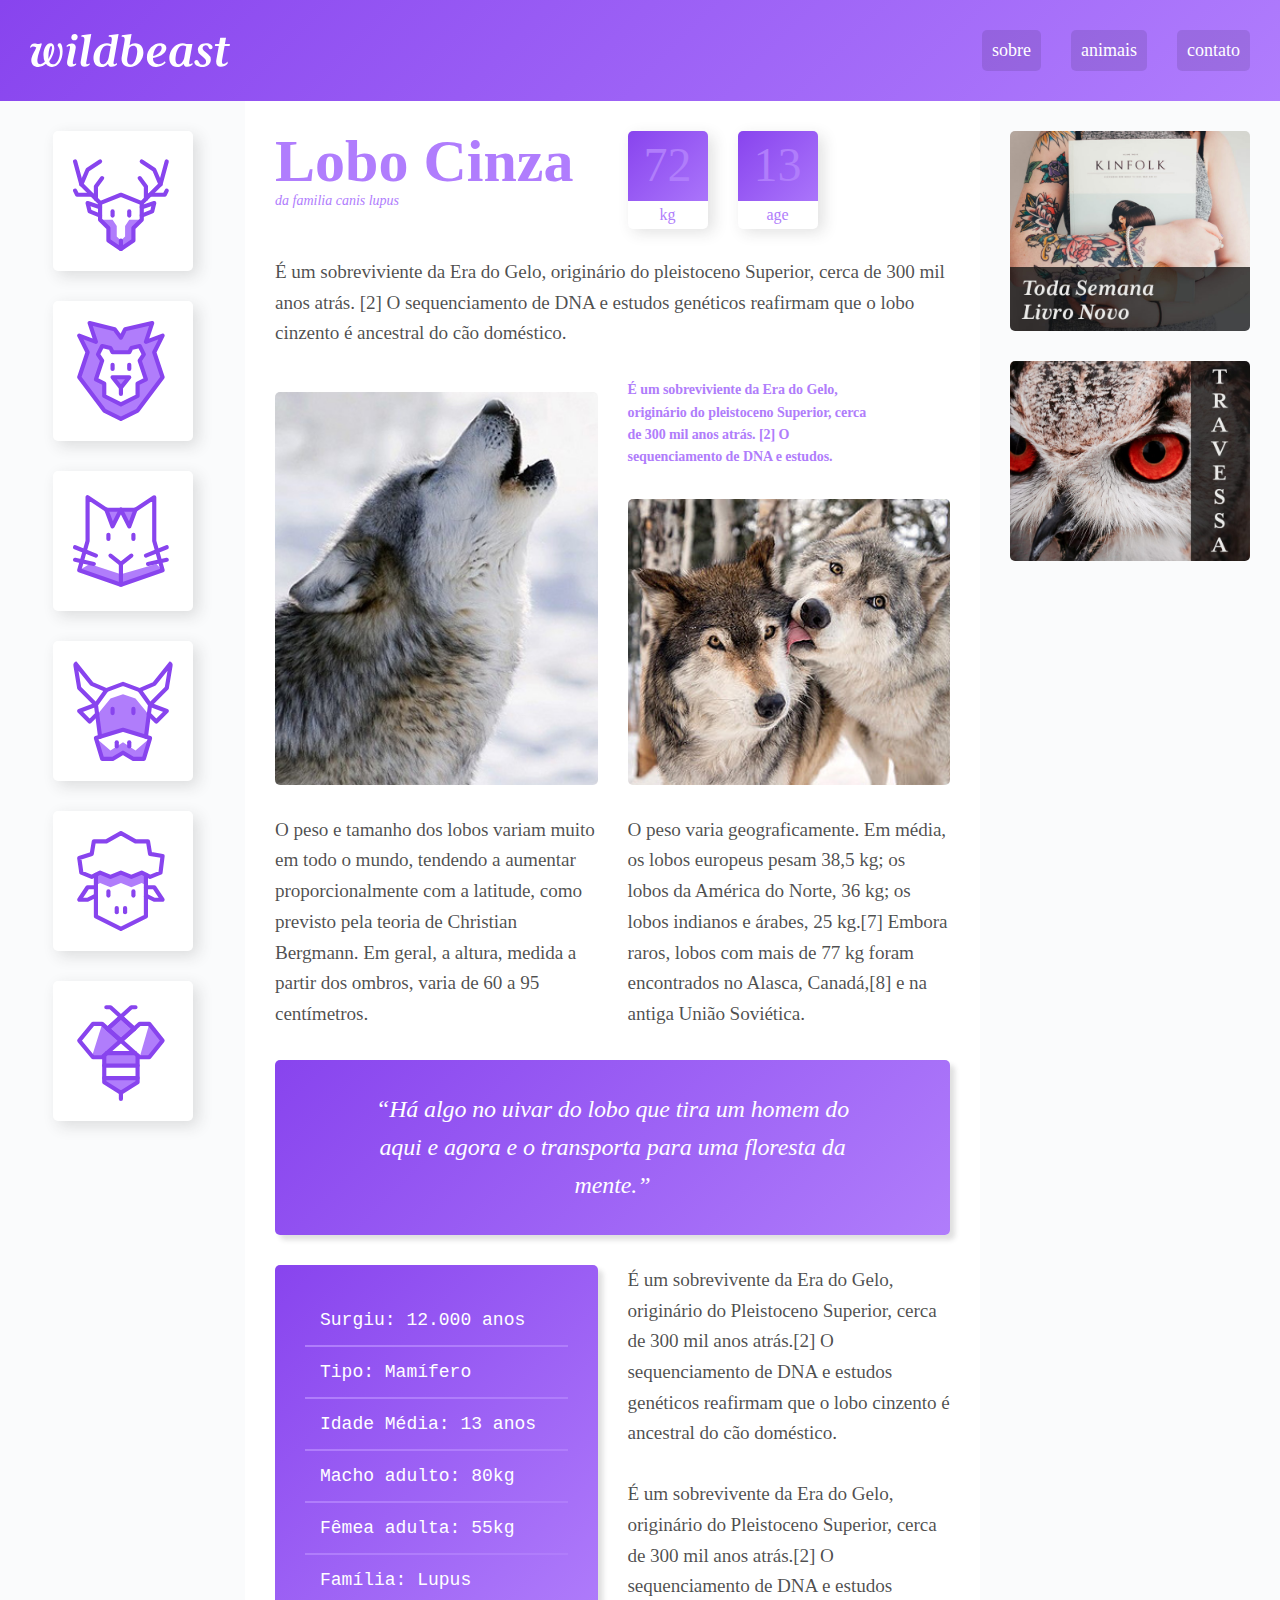
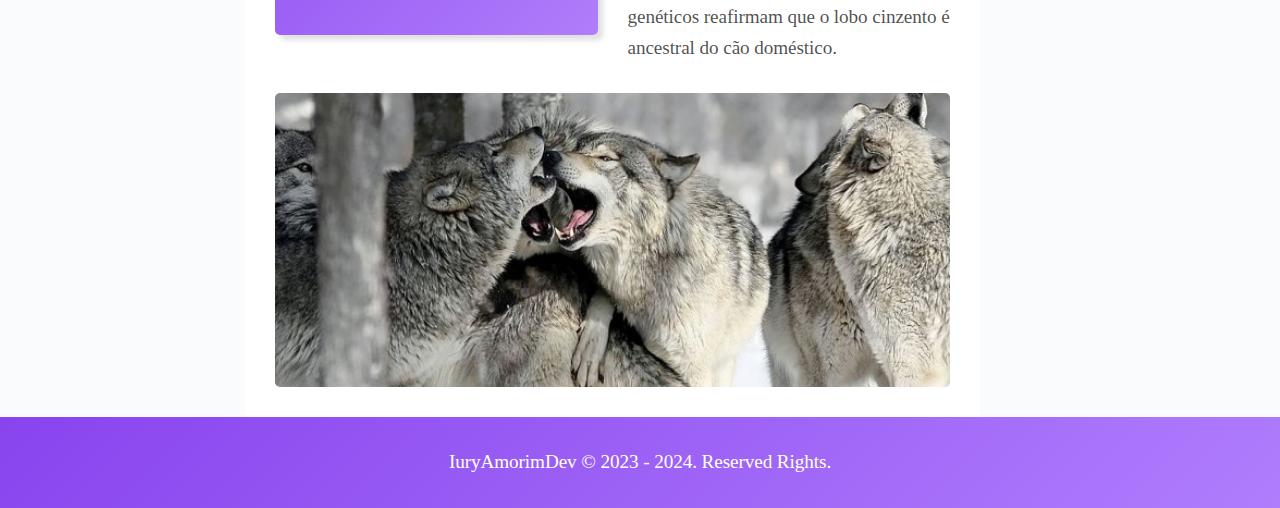
<file: index.html>
<!DOCTYPE html>
<html lang="pt-br">

<head>
  <meta charset="UTF-8">
  <meta name="viewport" content="width=device-width, initial-scale=1.0">
  <title>Wildbeast</title>
  <link rel="preconnect" href="https://fonts.googleapis.com">
  <link rel="preconnect" href="https://fonts.gstatic.com" crossorigin>
  <link href="https://fonts.googleapis.com/css2?family=Vollkorn:ital,wght@0,400..900;1,400..900&display=swap" rel="stylesheet">
  <link rel="stylesheet" href="style.css">
</head>

<body>
  <div class="estrutura">
    <header class="header">
      <a href="#" class="logo"><img src="./img/wildbeast.svg" alt="wildbeast"></a>
      <nav>
        <ul>
          <li><a href="./sobre.html">sobre</a></li>
          <li><a href="#">animais</a></li>
          <li><a href="#">contato</a></li>
        </ul>
      </nav>
    </header>

    <nav class="sidenav">
      <ul>
        <li><a href="#"><img src="./img/icones/cervo.svg" alt="cervo"></a></li>
        <li><a href="#"><img src="./img/icones/leao.svg" alt="leao"></a></li>
        <li><a href="#"><img src="./img/icones/gato.svg" alt="gato"></a></li>
        <li><a href="#"><img src="./img/icones/vaca.svg" alt="vaca"></a></li>
        <li><a href="#"><img src="./img/icones/ovelha.svg" alt="ovelha"></a></li>
        <li><a href="#"><img src="./img/icones/abelha.svg" alt="abelha"></a></li>

      </ul>
    </nav>

    <main class="content">
      <div class="titulo">
        <h1>Lobo Cinza</h1>
        <span>da familia canis lupus</span>
      </div>
      <div class="caracteristicas">
        <div class="item">
          <span class="numero">72</span>
          <span class="rotulo">kg</span>
        </div>
        <div class="item">
          <span class="numero">13</span>
          <span class="rotulo">age</span>
        </div>
      </div>

      <p class="col-wide">É um sobreviviente da Era do Gelo, originário do pleistoceno Superior, cerca de 300 mil anos atrás. [2] O sequenciamento de DNA e estudos genéticos reafirmam que o lobo cinzento é ancestral do cão doméstico.</p>
      <img class="imagem-1" src="./img/wolf1.jpg" alt="wolf 1">

      <p class="destaque">É um sobreviviente da Era do Gelo, originário do pleistoceno Superior, cerca de 300 mil anos atrás. [2] O sequenciamento de DNA e estudos.</p>

      <img class="imagem-2" src="./img/wolf2.jpg" alt="wolf 2">

      <p>O peso e tamanho dos lobos variam muito em todo o mundo, tendendo a aumentar proporcionalmente com a latitude, como previsto pela teoria de Christian Bergmann. Em geral, a altura, medida a partir dos ombros, varia de 60 a 95 centímetros.</p>

      <p>O peso varia geograficamente. Em média, os lobos europeus pesam 38,5 kg; os lobos da América do Norte, 36 kg; os lobos indianos e árabes, 25 kg.[7] Embora raros, lobos com mais de 77 kg foram encontrados no Alasca, Canadá,[8] e na antiga União Soviética.</p>

      <blockquote class="citacao col-wide">
        <p>“Há algo no uivar do lobo que tira um homem do aqui e agora e o transporta para uma floresta da mente.”</p>
      </blockquote>
      <ul class=" atributos">
        <li>Surgiu: 12.000 anos</li>
        <li>Tipo: Mamífero</li>
        <li>Idade Média: 13 anos</li>
        <li>Macho adulto: 80kg</li>
        <li>Fêmea adulta: 55kg</li>
        <li>Família: Lupus</li>
      </ul>
      <div class="informacoes">
        <p>É um sobrevivente da Era do Gelo, originário do Pleistoceno Superior, cerca de 300 mil anos atrás.[2] O sequenciamento de DNA e estudos genéticos reafirmam que o lobo cinzento é ancestral do cão doméstico.</p>
        <p>É um sobrevivente da Era do Gelo, originário do Pleistoceno Superior, cerca de 300 mil anos atrás.[2] O sequenciamento de DNA e estudos genéticos reafirmam que o lobo cinzento é ancestral do cão doméstico.</p>
      </div>

      <img class="col-wide" src="./img/wolf3.jpg" alt="wolf 3">
    </main>
    <aside class="anuncios">
      <div class="anuncio-item"><img src="./img/anuncio-1.jpg" alt="anuncio 1"></div>
      <div class="anuncio-item"><img src="./img/anuncio-2.jpg" alt="anuncio 2"></div>
    </aside>
    <footer class="footer">
      <p>IuryAmorimDev © 2023 - 2024. Reserved Rights.</p>
    </footer>
  </div>
</body>

</html>
</file>
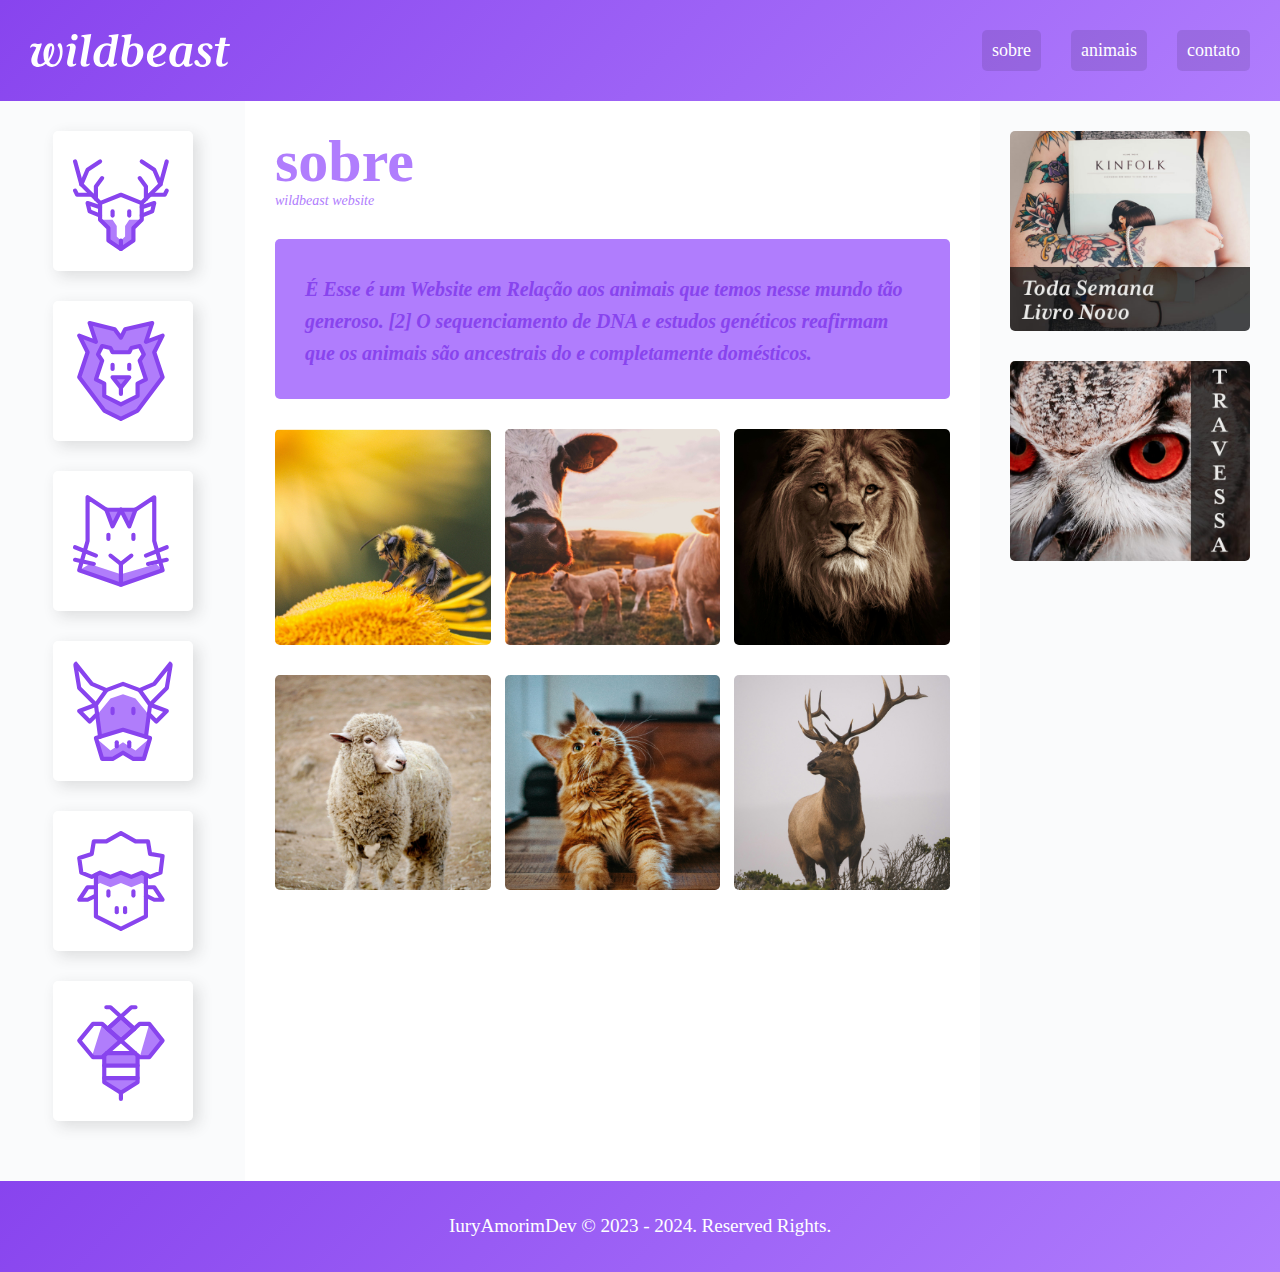
<file: sobre.html>
<!DOCTYPE html>
<html lang="en">

<head>
  <meta charset="UTF-8">
  <meta name="viewport" content="width=device-width, initial-scale=1.0">
  <title>Document</title>
  <link rel="stylesheet" href="style.css">
</head>

<body>
  <div class="estrutura">
    <header class="header">
      <a href="./index.html" class="logo"><img src="./img/wildbeast.svg" alt="wildbeast"></a>
      <nav>
        <ul>
          <li><a href="./sobre.html">sobre</a></li>
          <li><a href="#">animais</a></li>
          <li><a href="#">contato</a></li>
        </ul>
      </nav>
    </header>

    <nav class="sidenav">
      <ul>
        <li><a href="#"><img src="./img/icones/cervo.svg" alt="cervo"></a></li>
        <li><a href="#"><img src="./img/icones/leao.svg" alt="leao"></a></li>
        <li><a href="#"><img src="./img/icones/gato.svg" alt="gato"></a></li>
        <li><a href="#"><img src="./img/icones/vaca.svg" alt="vaca"></a></li>
        <li><a href="#"><img src="./img/icones/ovelha.svg" alt="ovelha"></a></li>
        <li><a href="#"><img src="./img/icones/abelha.svg" alt="abelha"></a></li>

      </ul>
    </nav>
    <main class="sobre">
      <div class="titulo">
        <h1>sobre</h1>
        <span>wildbeast website</span>
      </div>


      <p class="texto">É Esse é um Website em Relação aos animais que temos nesse mundo tão generoso. [2] O sequenciamento de DNA e estudos genéticos reafirmam que os animais são ancestrais do e completamente domésticos.</p>
      <div class="imagens">
        <div class="item"><img src="./img/Rectangle 1.jpg" alt="abelha"></div>
        <div class="item"><img src="./img/Rectangle 2.jpg" alt="abelha"></div>
        <div class="item"><img src="./img/Rectangle 3.jpg" alt="abelha"></div>

      </div>
      <div class="imagem">
        <div class="item"><img src="./img/Rectangle 4.jpg" alt="abelha"></div>
        <div class="item"><img src="./img/Rectangle 5.jpg" alt="abelha"></div>
        <div class="item"><img src="./img/Rectangle 6.jpg" alt="abelha"></div>
      </div>

    </main>



    <aside class="anuncios">
      <div class="anuncio-item"><img src="./img/anuncio-1.jpg" alt="anuncio 1"></div>
      <div class="anuncio-item"><img src="./img/anuncio-2.jpg" alt="anuncio 2"></div>
    </aside>
    <footer class="footer">
      <p>IuryAmorimDev © 2023 - 2024. Reserved Rights.</p>
    </footer>
  </div>

</body>

</html>
</file>
<file: style.css>
body,
p,
h1,
ul,
li,
blockquote {
  padding: 0px;
  margin: 0px;
}
img {
  width: 100%;
  display: block;
  border-radius: 5px;
}
body {
  font-family: "Volkorn", Georgia, serif;
}
li {
  list-style: none;
}
a {
  text-decoration: none;
}
/* grid geral */

.estrutura {
  display: grid;
  grid-template-columns: minmax(160px, 1fr) 3fr 300px;
  grid-template-areas:
    "header header header"
    "sidenav content anuncios"
    "footer footer footer";
}

@media (max-width: 1200px) {
  .estrutura {
    grid-template-areas:
      "header header header"
      "sidenav content content"
      "sidenav anuncios anuncios"
      "footer footer footer";
  }
}
@media (max-width: 760px) {
  .estrutura {
    grid-template-columns: 100%;
    grid-template-areas:
      "header"
      "sidenav"
      "content"
      "anuncios"
      "footer";
  }
}

/* HEADER */
.header {
  grid-area: header;
  background: linear-gradient(135deg, #8844ee, #b07dfd);
  padding: 30px;
  display: grid;
  grid-template-columns: 1fr auto;
  align-items: center;
}
.logo {
  max-width: 200px;
}
.header nav ul {
  display: flex;
  flex-wrap: wrap;
}

.header nav a {
  display: block;
  padding: 10px;
  color: white;
  font-size: 1.125em;
  background: rgba(0, 0, 0, 0.1);
  border-radius: 5px;
  transition: 0.1s;
}
.header nav a:hover {
  background: rgba(0, 0, 0, 0.5);
}
.header li + li {
  margin-left: 30px;
}

@media (max-width: 760px) {
  .header {
    grid-template-columns: auto;
  }
  .logo {
    margin-bottom: 20px;
  }
  .header nav a {
    font-size: 1em;
  }

  .header li + li {
    margin-left: 10px;
  }
}
/* SIDENAV */
.sidenav {
  grid-area: sidenav;
  background: #fafbfc;
  padding: 30px;
}
.sidenav li a {
  display: block;
  min-width: 60px;
  max-width: 100px;
  margin: 0 auto 30px auto;
  background: white;
  padding: 20px;
  border-radius: 5px;
  box-shadow: 5px 5px 15px 0px rgba(44, 44, 44, 0.15);
  transition: 0.1s ease-out;
}
.sidenav li a:hover {
  background: #b07dfb;
}
@keyframes seta {
  from {
    right: 30px;
  }
  to {
    right: 20px;
  }
}
@media (max-width: 760px) {
  .sidenav::after {
    content: "→";
    position: absolute;
    top: 5px;
    right: 30px;
    color: rgba(0, 0, 0, 0.3);
    animation: seta 0.5s ease-in 0s infinite alternate;
  }

  .sidenav ul {
    display: flex;
  }
  .sidenav ul li {
    flex: 1 0 60px;
  }
  .sidenav {
    padding: 0 30px;
    overflow-x: auto;
    -ms-overflow-style: -ms-autohiding-scrollbar;
    -webkit-overflow-scrolling: touch;
    position: relative;
  }
  .sidenav li a {
    margin: 30px 30px 30px 0;
  }
}

/* content */

.content {
  grid-area: content;
  max-width: 900px;
  margin: 0 auto;
  padding: 30px;
  display: grid;
  grid-template-columns: 1fr 1fr;
  gap: 30px;
}
@media (max-width: 600px) {
  .content {
    grid-template-columns: auto;
  }
  .imagens {
    overflow-x: auto;
  }
}
.col-wide {
  grid-column: 1 /-1;
}
.imagem-1 {
  grid-row: span 2;
  align-self: end;
}
.imagem-2 {
  align-self: end;
}
/* ESTILOS CONTENT */
p {
  font-size: 1.2em;
  line-height: 1.6;
  letter-spacing: -0.005em;
  color: rgba(0, 0, 0, 0.7);
}

.informacoes p + p {
  margin-top: 30px;
}

/* TITULO */

.titulo {
  color: #b07dfd;
}
.titulo h1 {
  font-size: 3.75em;
  line-height: 1;
  font-weight: 700;
}
.titulo span {
  font-size: 0.875em;
  font-style: italic;
}

/* caracteristicas */
.caracteristicas {
  display: flex;
  align-items: flex-start;
}
.caracteristicas > div {
  width: 80px;
  text-align: center;
  background: linear-gradient(135deg, #8844ee, #b07dfd);
  border-radius: 5px;
  box-shadow: 5px 5px 15px rgba(44, 44, 44, 0.15);
  position: relative;
}
.caracteristicas > div:first-child {
  margin-right: 30px;
}
.caracteristicas span {
  display: block;
  color: #b07dfb;
}
.numero {
  color: #b07dfb;
  font-size: 3em;
  line-height: 1;
  margin: 10px auto;
}
.rotulo {
  background: white;
  border-radius: 0px 0px 5px 5px;
  padding: 5px 0;
  position: relative;
  top: 2px;
}

/* destaque */
.destaque {
  font-size: 0.875em;
  font-weight: 700;
  color: #b07dfb;
  max-width: 18em;
}
.citacao,
.atributos {
  align-self: start;
  padding: 30px;
  border-radius: 5px;
  box-shadow: 5px 5px 5px 0px rgba(44, 44, 44, 0.15);
  background: linear-gradient(135deg, #8844ee, #b07dfb);
}

.citacao p {
  font-size: 1.5em;
  font-style: italic;
  text-align: center;
  max-width: 500px;
  margin: 0 auto;
  color: white;
}

.atributos li {
  color: white;
  font-family: "Courier New", Courier, monospace;
  font-size: 1.125em;
  padding: 15px;
}
.atributos li + li {
  border-top: 2px solid #b07dfb;
}

/* anuncios */
.anuncios {
  grid-area: anuncios;
  background: #fafbfc;
  display: grid;
  align-content: start;
  padding: 30px;
  gap: 30px;
  grid-template-columns: repeat(auto-fit, minmax(150px, 1fr));
}
/* footer */
.footer {
  grid-area: footer;
  background: linear-gradient(135deg, #8844ee, #b07dfd);
}
.footer p {
  color: white;
  text-align: center;
  padding: 30px;
}
.sobre {
  padding: 30px;
}
.sobre > div {
  margin-bottom: 30px;
}
.texto {
  border-top: 4px solid #b07dfd;
  padding-top: 20px;
  background: #b07dfd;
  border-radius: 5px;
  padding: 30px;
  font-size: 1.25em;
  font-weight: 700;
  font-style: italic;
  color: #8844ee;
}

.imagens {
  display: flex;
  margin-top: 30px;
  gap: 14px;
}
.imagem {
  display: flex;
  margin-top: 30px;
  gap: 14px;
}
</file>
